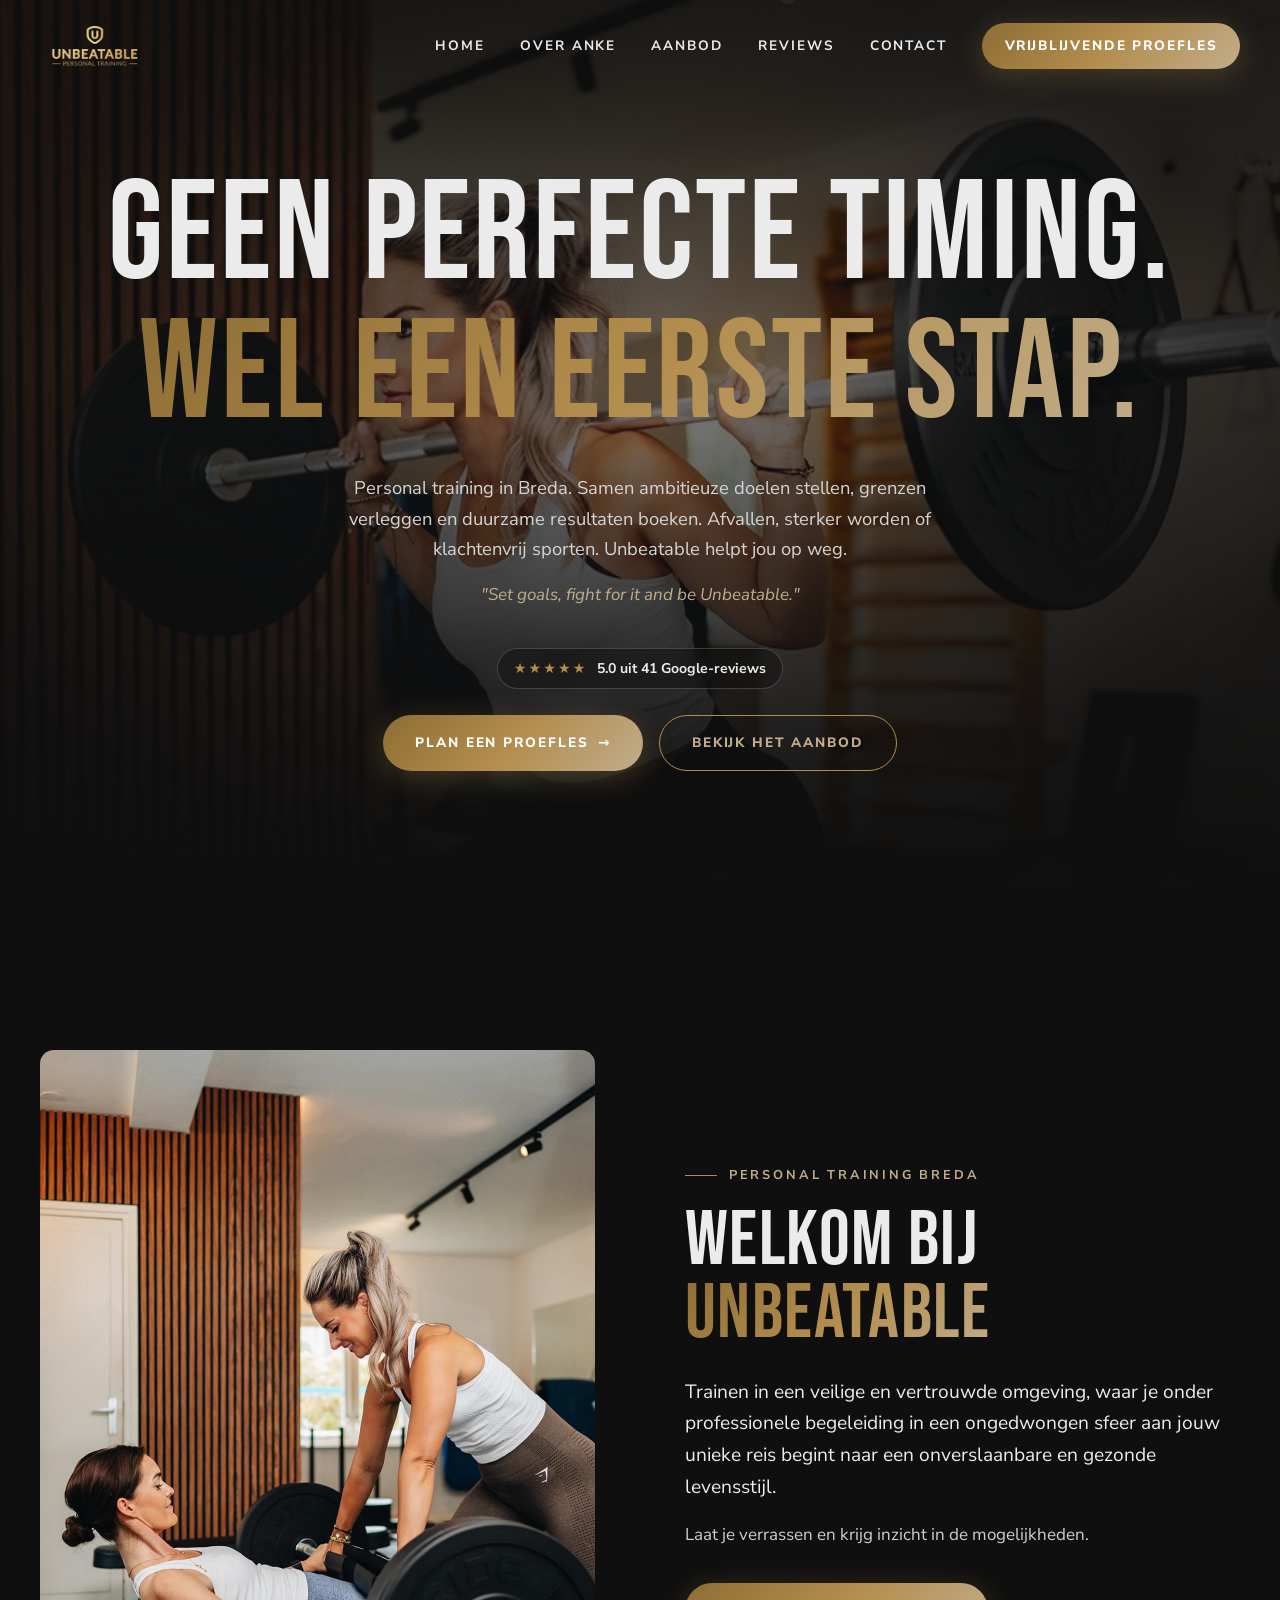
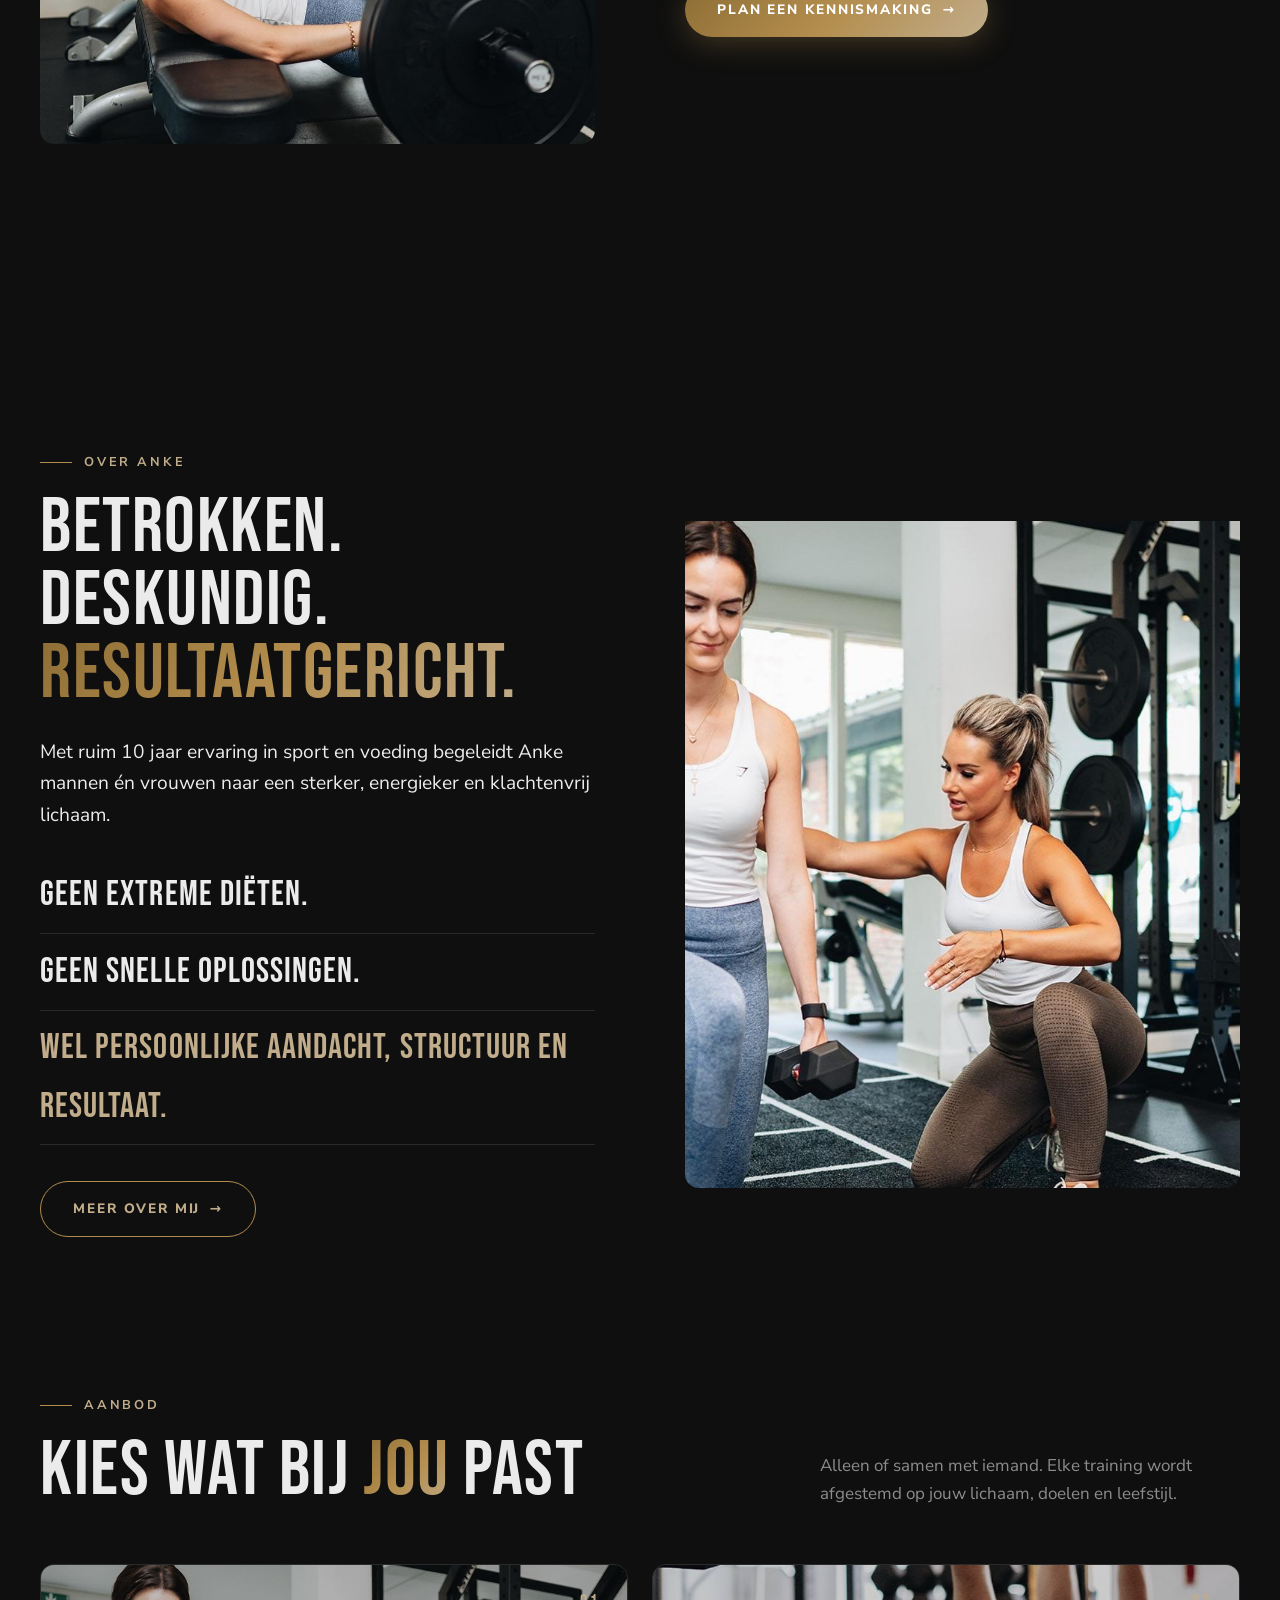
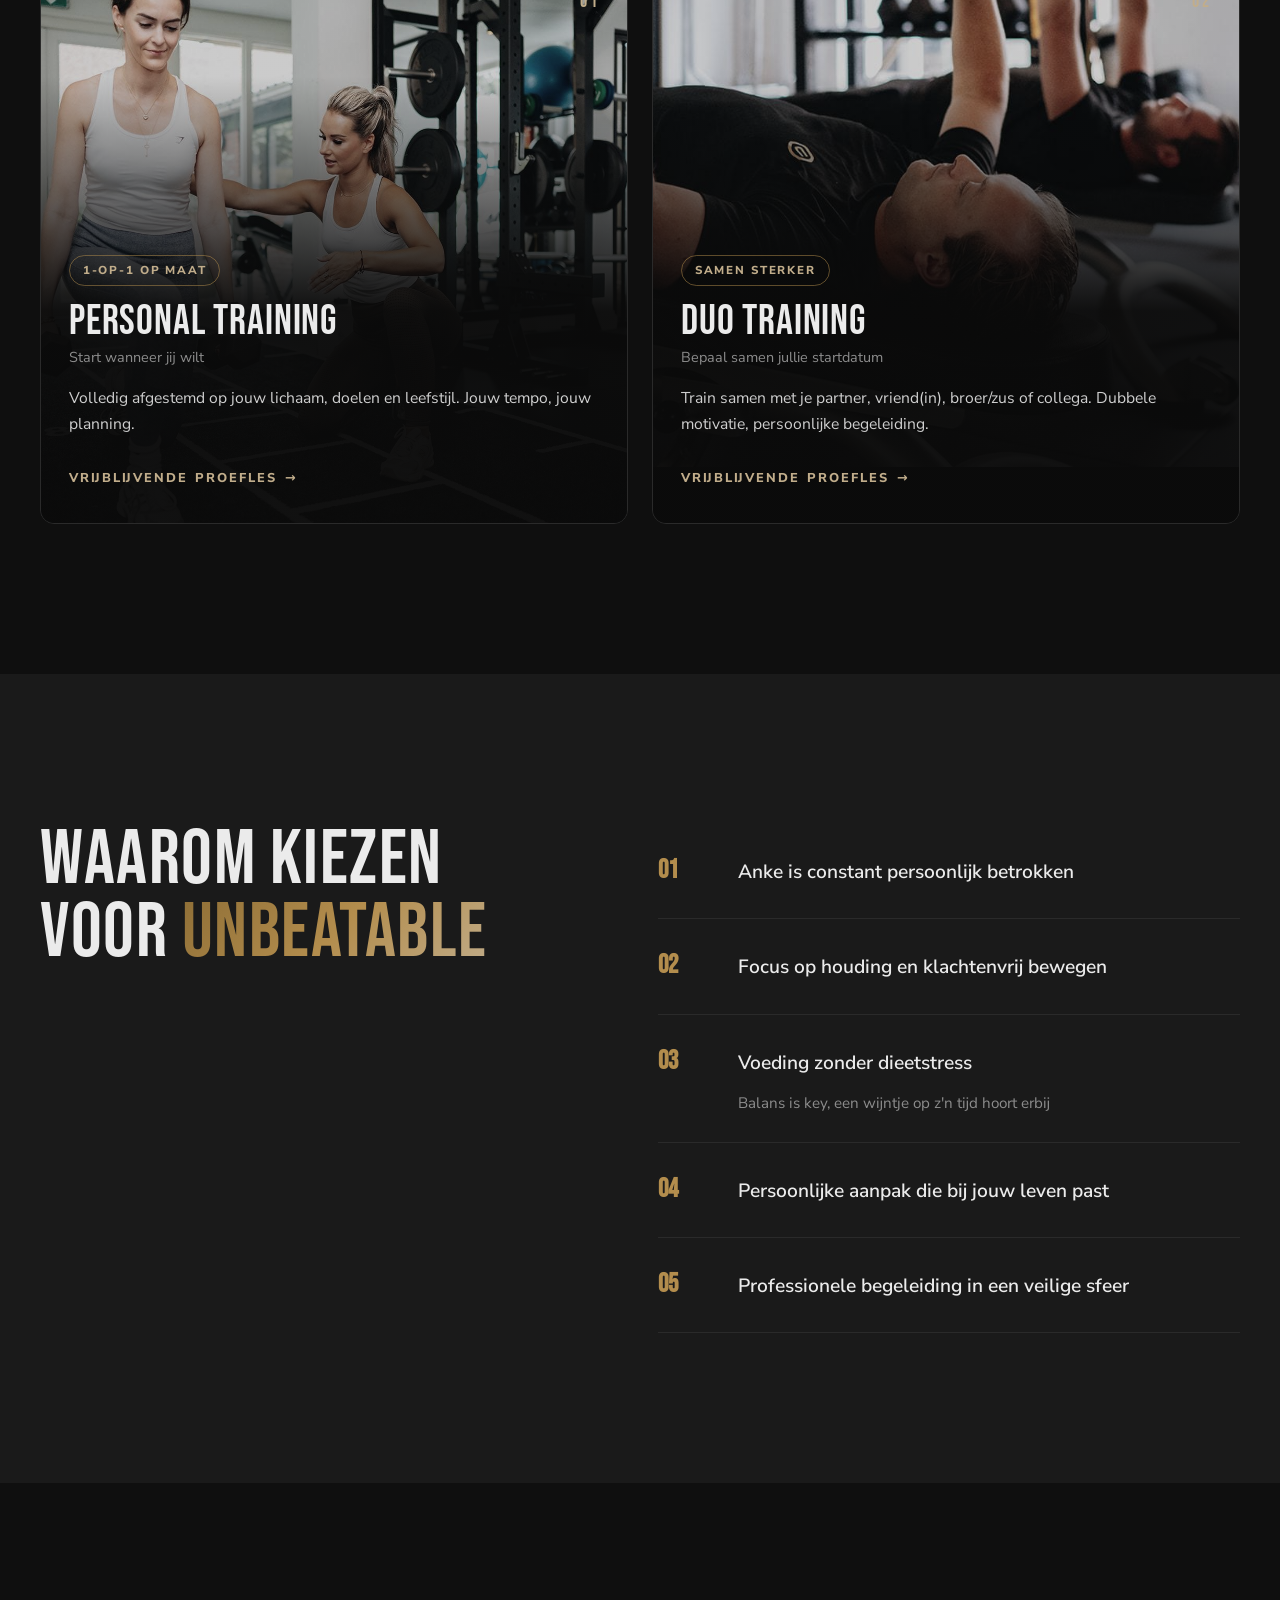
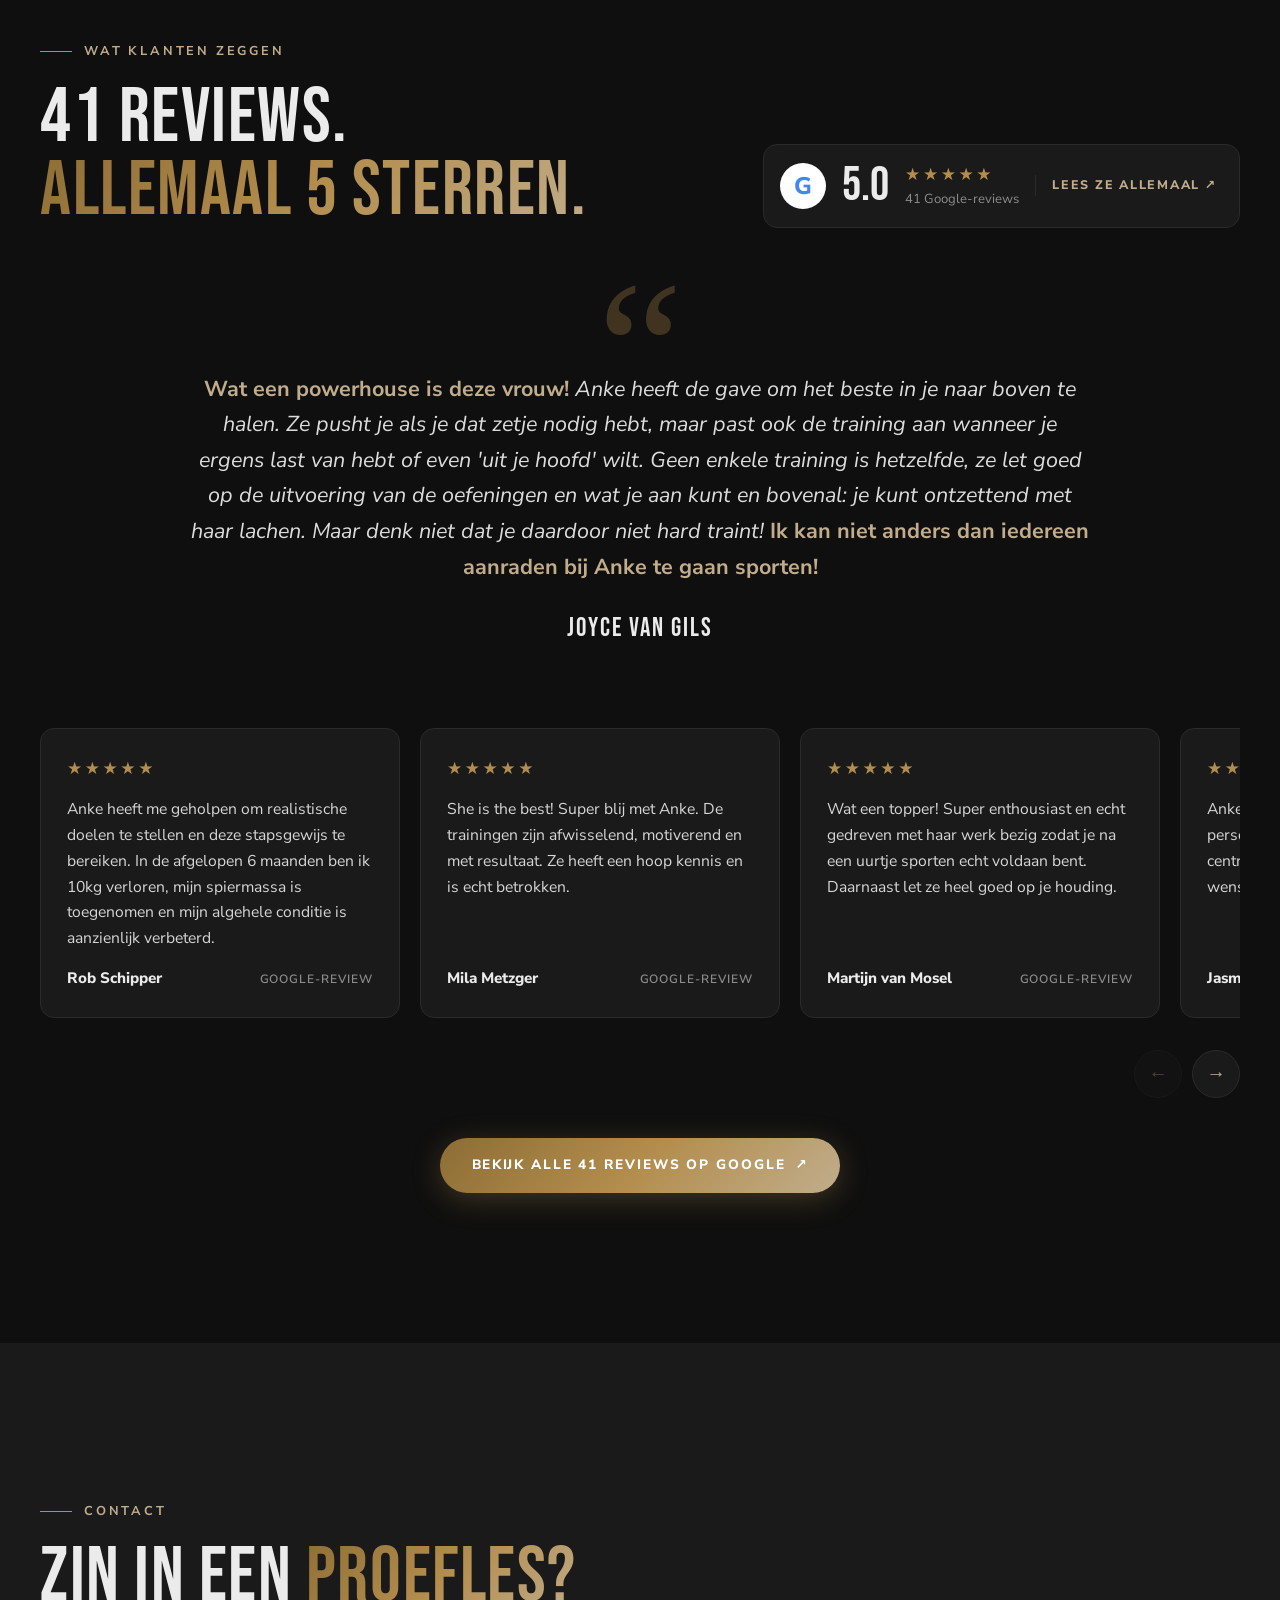
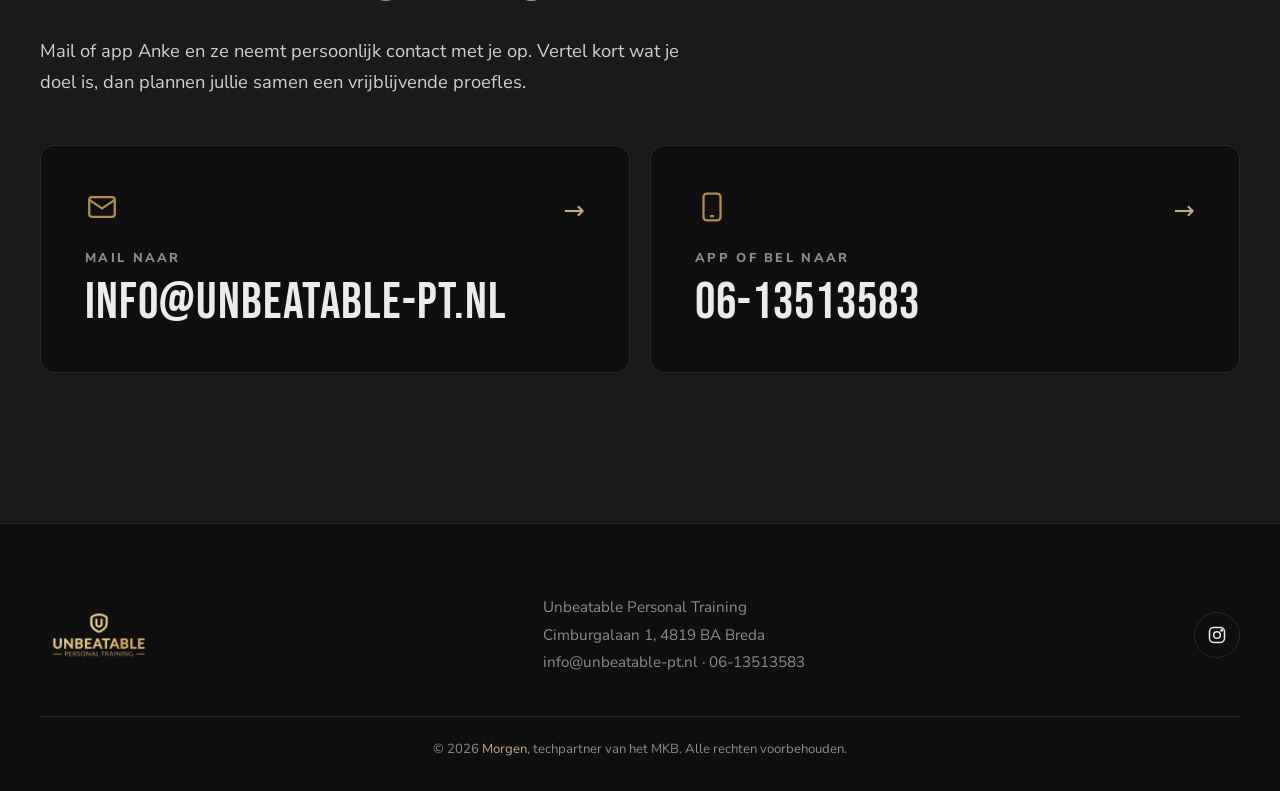
<file: index.html>
<!doctype html>
<html lang="nl">
<head>
  <meta charset="utf-8">
  <meta name="viewport" content="width=device-width, initial-scale=1">
  <title>Unbeatable | Personal Training Breda</title>
  <meta name="description" content="Persoonlijke begeleiding voor mensen die sterker, energieker en klachtenvrij willen leven. Ontdek personal training bij Anke – Unbeatable PT.">
  <meta property="og:title" content="Unbeatable | Personal Training Breda">
  <meta property="og:description" content="Persoonlijke begeleiding voor mensen die sterker, energieker en klachtenvrij willen leven. Ontdek personal training bij Anke – Unbeatable PT.">
  <meta property="og:type" content="website">
  <meta property="og:image" content="assets/anke-squat.jpg">
  <meta name="twitter:card" content="summary_large_image">
  <link rel="icon" href="assets/logo.png">
  <link rel="preconnect" href="https://fonts.googleapis.com">
  <link rel="preconnect" href="https://fonts.gstatic.com" crossorigin>
  <link href="https://fonts.googleapis.com/css2?family=Bebas+Neue&family=Nunito+Sans:wght@400;600;700;800&display=swap" rel="stylesheet">
  <link rel="stylesheet" href="css/style.css">
  <script type="application/ld+json">
  {"@context":"https://schema.org","@type":"HealthClub","name":"Unbeatable Personal Training","address":{"@type":"PostalAddress","streetAddress":"Cimburgalaan 1","postalCode":"4819 BA","addressLocality":"Breda","addressCountry":"NL"},"email":"info@unbeatable-pt.nl","telephone":"+31613513583","url":"https://unbeatable-pt.nl","aggregateRating":{"@type":"AggregateRating","ratingValue":"5.0","reviewCount":"41"}}
  </script>
</head>
<body>
  <div class="progress" aria-hidden="true"></div>

  <!-- ===== HEADER ===== -->
  <header class="header">
    <div class="wrap">
      <a href="#home" class="logo"><img src="assets/logo.png" alt="Unbeatable Personal Training"></a>
      <button class="menu-toggle" aria-label="Menu" aria-expanded="false"><span></span><span></span><span></span></button>
      <nav class="nav">
        <a href="#home">Home</a>
        <a href="over-anke.html">Over Anke</a>
        <a href="#aanbod">Aanbod</a>
        <a href="#reviews">Reviews</a>
        <a href="#contact">Contact</a>
        <a href="#contact" class="btn">Vrijblijvende proefles</a>
      </nav>
    </div>
  </header>

  <main>
    <!-- ===== HERO ===== -->
    <section class="hero" id="home">
      <div class="hero__bg"><img src="assets/anke-squat.jpg" alt="Personal training Breda bij Unbeatable Personal Training"></div>
      <div class="wrap">
        <h1>
          <span class="line"><span>Geen perfecte timing.</span></span>
          <span class="line"><span class="gold-text">Wel een eerste stap.</span></span>
        </h1>
        <p class="lead fade-in d1">Personal training in Breda. Samen ambitieuze doelen stellen, grenzen verleggen en duurzame resultaten boeken. Afvallen, sterker worden of klachtenvrij sporten. Unbeatable helpt jou op weg.</p>
        <p class="quote fade-in d2">"Set goals, fight for it and be Unbeatable."</p>
        <a class="hero__rating fade-in d3" href="#reviews"><span class="stars">★★★★★</span> 5.0 uit 41 Google-reviews</a>
        <div class="hero__cta fade-in d3">
          <a href="#contact" class="btn">Plan een proefles <span class="arrow">→</span></a>
          <a href="#aanbod" class="btn btn--ghost">Bekijk het aanbod</a>
        </div>
      </div>
    </section>

    <!-- ===== WELKOM ===== -->
    <section>
      <div class="wrap split">
        <div class="split__media reveal">
          <div class="frame"><img src="assets/anke-begeleiding.jpg" alt="Portretfoto van Anke, personal trainer" data-parallax></div>
        </div>
        <div class="prose reveal" data-delay="1">
          <span class="eyebrow">Personal Training Breda</span>
          <h2>Welkom bij <span class="gold-text">Unbeatable</span></h2>
          <p class="big">Trainen in een veilige en vertrouwde omgeving, waar je onder professionele begeleiding in een ongedwongen sfeer aan jouw unieke reis begint naar een onverslaanbare en gezonde levensstijl.</p>
          <p>Laat je verrassen en krijg inzicht in de mogelijkheden.</p>
          <a href="#contact" class="btn" style="margin-top:1rem">Plan een kennismaking <span class="arrow">→</span></a>
        </div>
      </div>
    </section>

    <!-- ===== OVER ANKE (kort) ===== -->
    <section id="over-anke">
      <div class="wrap split split--reverse">
        <div class="split__media reveal">
          <div class="frame"><img src="assets/anke-training-duo.jpg" alt="Anke tijdens een duo training in de gym" data-parallax></div>
        </div>
        <div class="prose reveal" data-delay="1">
          <span class="eyebrow">Over Anke</span>
          <h2>Betrokken. Deskundig.<br><span class="gold-text">Resultaatgericht.</span></h2>
          <p class="big">Met ruim 10 jaar ervaring in sport en voeding begeleidt Anke mannen én vrouwen naar een sterker, energieker en klachtenvrij lichaam.</p>
          <ul class="stack-lines">
            <li>Geen extreme diëten.</li>
            <li>Geen snelle oplossingen.</li>
            <li class="yes">Wel persoonlijke aandacht, structuur en resultaat.</li>
          </ul>
          <a href="over-anke.html" class="btn btn--ghost">Meer over mij <span class="arrow">→</span></a>
        </div>
      </div>
    </section>

    <!-- ===== AANBOD ===== -->
    <section id="aanbod" style="padding-top:0">
      <div class="wrap">
        <div class="section-head reveal">
          <div>
            <span class="eyebrow">Aanbod</span>
            <h2>Kies wat bij <span class="gold-text">jou</span> past</h2>
          </div>
          <p>Alleen of samen met iemand. Elke training wordt afgestemd op jouw lichaam, doelen en leefstijl.</p>
        </div>
        <div class="cards cards--two">
          <a href="#contact" class="card reveal">
            <div class="card__img"><img src="assets/anke-training-duo.jpg" alt="Personal Training"></div>
            <span class="card__num">01</span>
            <div class="card__body">
              <span class="card__tag">1-op-1 op maat</span>
              <h3>Personal Training</h3>
              <p class="meta">Start wanneer jij wilt</p>
              <p class="desc">Volledig afgestemd op jouw lichaam, doelen en leefstijl. Jouw tempo, jouw planning.</p>
              <span class="link">Vrijblijvende proefles <span class="arrow">→</span></span>
            </div>
          </a>
          <a href="#contact" class="card card--duo reveal" data-delay="1">
            <div class="card__img"><img src="assets/duo-training.jpg" alt="Duo Training"></div>
            <span class="card__num">02</span>
            <div class="card__body">
              <span class="card__tag">Samen sterker</span>
              <h3>Duo Training</h3>
              <p class="meta">Bepaal samen jullie startdatum</p>
              <p class="desc">Train samen met je partner, vriend(in), broer/zus of collega. Dubbele motivatie, persoonlijke begeleiding.</p>
              <span class="link">Vrijblijvende proefles <span class="arrow">→</span></span>
            </div>
          </a>
        </div>
      </div>
    </section>

    <!-- ===== WAAROM ===== -->
    <section class="why" id="waarom">
      <div class="wrap why-grid">
        <h2 class="reveal">Waarom kiezen voor <span class="gold-text">Unbeatable</span></h2>
        <ul class="why-list">
          <li class="reveal">Anke is constant persoonlijk betrokken</li>
          <li class="reveal">Focus op houding en klachtenvrij bewegen</li>
          <li class="reveal">Voeding zonder dieetstress<small>Balans is key, een wijntje op z'n tijd hoort erbij</small></li>
          <li class="reveal">Persoonlijke aanpak die bij jouw leven past</li>
          <li class="reveal">Professionele begeleiding in een veilige sfeer</li>
        </ul>
      </div>
    </section>

    <!-- ===== REVIEWS =====
         Alle reviews komen van Google. Nieuwe review toevoegen? Kopieer een <figure class="rcard">-blok. -->
    <section class="review" id="reviews">
      <div class="wrap">
        <div class="review__head reveal">
          <div>
            <span class="eyebrow">Wat klanten zeggen</span>
            <h2>41 reviews.<br><span class="gold-text">Allemaal 5 sterren.</span></h2>
          </div>
          <a class="gscore" href="https://www.google.com/maps/place/Unbeatable+-+Personal+Trainer+Breda/@51.5718895,4.7748807,19z/data=!4m17!1m8!3m7!1s0x47c6a0316013e40b:0xa845c5c8faf62fae!2sCimburgalaan+1,+4819+BA+Breda!3b1!8m2!3d51.5720175!4d4.7755868!16s%2Fg%2F11sv88lg5r!3m7!1s0x47c69fe238f541e1:0x787ae90b19be163!8m2!3d51.5720211!4d4.775589!9m1!1b1!16s%2Fg%2F11qpjg2d5p?entry=ttu" target="_blank" rel="noopener">
            <span class="gscore__g" aria-hidden="true">G</span>
            <span class="gscore__num">5.0</span>
            <span><span class="stars">★★★★★</span><small>41 Google-reviews</small></span>
            <span class="gscore__cta">Lees ze allemaal <span class="arrow">↗</span></span>
          </a>
        </div>

        <figure class="featured reveal">
          <div class="review__mark" aria-hidden="true">“</div>
          <blockquote><span class="hl">Wat een powerhouse is deze vrouw!</span> Anke heeft de gave om het beste in je naar boven te halen. Ze pusht je als je dat zetje nodig hebt, maar past ook de training aan wanneer je ergens last van hebt of even 'uit je hoofd' wilt. Geen enkele training is hetzelfde, ze let goed op de uitvoering van de oefeningen en wat je aan kunt en bovenal: je kunt ontzettend met haar lachen. Maar denk niet dat je daardoor niet hard traint! <span class="hl">Ik kan niet anders dan iedereen aanraden bij Anke te gaan sporten!</span></blockquote>
          <figcaption>Joyce van Gils</figcaption>
        </figure>
      </div>

      <div class="wrap">
        <div class="rslider">
          <div class="rslider__track" tabindex="0" aria-label="Reviews, scroll horizontaal">
            <figure class="rcard"><div class="stars">★★★★★</div><blockquote>Anke heeft me geholpen om realistische doelen te stellen en deze stapsgewijs te bereiken. In de afgelopen 6 maanden ben ik 10kg verloren, mijn spiermassa is toegenomen en mijn algehele conditie is aanzienlijk verbeterd.</blockquote><figcaption>Rob Schipper<span>Google-review</span></figcaption></figure>
            <figure class="rcard"><div class="stars">★★★★★</div><blockquote>She is the best! Super blij met Anke. De trainingen zijn afwisselend, motiverend en met resultaat. Ze heeft een hoop kennis en is echt betrokken.</blockquote><figcaption>Mila Metzger<span>Google-review</span></figcaption></figure>
            <figure class="rcard"><div class="stars">★★★★★</div><blockquote>Wat een topper! Super enthousiast en echt gedreven met haar werk bezig zodat je na een uurtje sporten echt voldaan bent. Daarnaast let ze heel goed op je houding.</blockquote><figcaption>Martijn van Mosel<span>Google-review</span></figcaption></figure>
            <figure class="rcard"><div class="stars">★★★★★</div><blockquote>Anke is een topper! Ze begeleidt je op een persoonlijke manier, jouw doelen staan centraal en past de training aan op je wensen. Kortom absoluut 5 sterren!</blockquote><figcaption>Jasmijn Van Den Boom<span>Google-review</span></figcaption></figure>
            <figure class="rcard"><div class="stars">★★★★★</div><blockquote>De beste en de leukste trainster ooit!</blockquote><figcaption>I. Hadzizulfic<span>Google-review</span></figcaption></figure>
            <figure class="rcard"><div class="stars">★★★★★</div><blockquote>Ze kijkt naar wat jij nodig hebt, maar luistert ook naar je. Alles bij Anke is vertrouwelijk en niks is te gek, dat vind ik echt heel fijn.</blockquote><figcaption>Jessica de Graaf<span>Google-review</span></figcaption></figure>
            <figure class="rcard"><div class="stars">★★★★★</div><blockquote>Leuke en afwisselende lessen. Persoonlijke begeleiding is echt een pluspunt. Resultaat is TOP en vooral weinig/geen spierpijn!</blockquote><figcaption>Hans van den Biggelaar<span>Google-review</span></figcaption></figure>
            <figure class="rcard"><div class="stars">★★★★★</div><blockquote>Met veel plezier je grens opzoeken en er nooit overheen gaan. Super begeleiding. Er wordt goed op je houding gelet om resultaat te halen zonder blessures.</blockquote><figcaption>Milou van den Berg<span>Google-review</span></figcaption></figure>
            <figure class="rcard"><div class="stars">★★★★★</div><blockquote>Anke is professioneel en weet waar ze het over heeft! Mega tevreden over haar kennis en kunnen!</blockquote><figcaption>Aniek van Seters<span>Google-review</span></figcaption></figure>
            <figure class="rcard"><div class="stars">★★★★★</div><blockquote>Anke is een fijne personal trainer die aandacht heeft voor je verhaal, tips and tricks meegeeft en gevarieerde oefeningen voorziet.</blockquote><figcaption>Romy Vreke<span>Google-review</span></figcaption></figure>
          </div>
          <div class="rslider__nav">
            <button class="rslider__btn" type="button" data-dir="-1" aria-label="Vorige reviews">←</button>
            <button class="rslider__btn" type="button" data-dir="1" aria-label="Volgende reviews">→</button>
          </div>
        </div>
      </div>

      <div class="wrap review__cta reveal">
        <a class="btn" href="https://www.google.com/maps/place/Unbeatable+-+Personal+Trainer+Breda/@51.5718895,4.7748807,19z/data=!4m17!1m8!3m7!1s0x47c6a0316013e40b:0xa845c5c8faf62fae!2sCimburgalaan+1,+4819+BA+Breda!3b1!8m2!3d51.5720175!4d4.7755868!16s%2Fg%2F11sv88lg5r!3m7!1s0x47c69fe238f541e1:0x787ae90b19be163!8m2!3d51.5720211!4d4.775589!9m1!1b1!16s%2Fg%2F11qpjg2d5p?entry=ttu" target="_blank" rel="noopener">Bekijk alle 41 reviews op Google <span class="arrow">↗</span></a>
      </div>
    </section>

    <!-- ===== CONTACT =====
         Proefles aanvragen gaat via mail of app. Pas hier het mailadres of nummer aan als dat verandert. -->
    <section class="contact" id="contact">
      <div class="wrap">
        <div class="contact-head reveal">
          <span class="eyebrow">Contact</span>
          <h2>Zin in een <span class="gold-text">proefles?</span></h2>
          <p>Mail of app Anke en ze neemt persoonlijk contact met je op. Vertel kort wat je doel is, dan plannen jullie samen een vrijblijvende proefles.</p>
        </div>
        <div class="contact-tiles">
          <a class="ctile reveal" href="mailto:info@unbeatable-pt.nl?subject=Proefles%20Unbeatable">
            <svg viewBox="0 0 24 24" fill="none" stroke="currentColor" stroke-width="1.6"><rect x="3" y="5" width="18" height="14" rx="2"/><path d="m3 7 9 6 9-6"/></svg>
            <span class="ctile__label">Mail naar</span>
            <span class="ctile__value">info@unbeatable-pt.nl</span>
            <span class="ctile__arrow">→</span>
          </a>
          <a class="ctile reveal" data-delay="1" href="tel:+31613513583">
            <svg viewBox="0 0 24 24" fill="none" stroke="currentColor" stroke-width="1.6"><rect x="6" y="2.5" width="12" height="19" rx="2.5"/><path d="M10.5 18.5h3"/></svg>
            <span class="ctile__label">App of bel naar</span>
            <span class="ctile__value">06-13513583</span>
            <span class="ctile__arrow">→</span>
          </a>
        </div>
      </div>
    </section>

  </main>

  <!-- ===== FOOTER ===== -->
  <footer class="footer">
    <div class="wrap">
      <div class="footer__row">
        <img src="assets/logo.png" alt="Unbeatable Personal Training">
        <address>
          Unbeatable Personal Training<br>
          Cimburgalaan 1, 4819 BA Breda<br>
          <a href="mailto:info@unbeatable-pt.nl">info@unbeatable-pt.nl</a> · <a href="tel:+31613513583">06-13513583</a>
        </address>
        <div class="socials">
          <a href="https://www.instagram.com/unbeatablept" target="_blank" rel="noopener" aria-label="Instagram"><svg viewBox="0 0 24 24" fill="none" stroke="currentColor" stroke-width="1.8"><rect x="3" y="3" width="18" height="18" rx="5"/><circle cx="12" cy="12" r="4"/><circle cx="17.5" cy="6.5" r=".8" fill="currentColor"/></svg></a>
        </div>
      </div>
      <div class="footer__bottom">© <span data-year>2026</span> <a href="https://morgencompany.com/" target="_blank" rel="noopener">Morgen</a>, techpartner van het MKB. Alle rechten voorbehouden.</div>
    </div>
  </footer>

  <script src="js/main.js"></script>
</body>
</html>
</file>
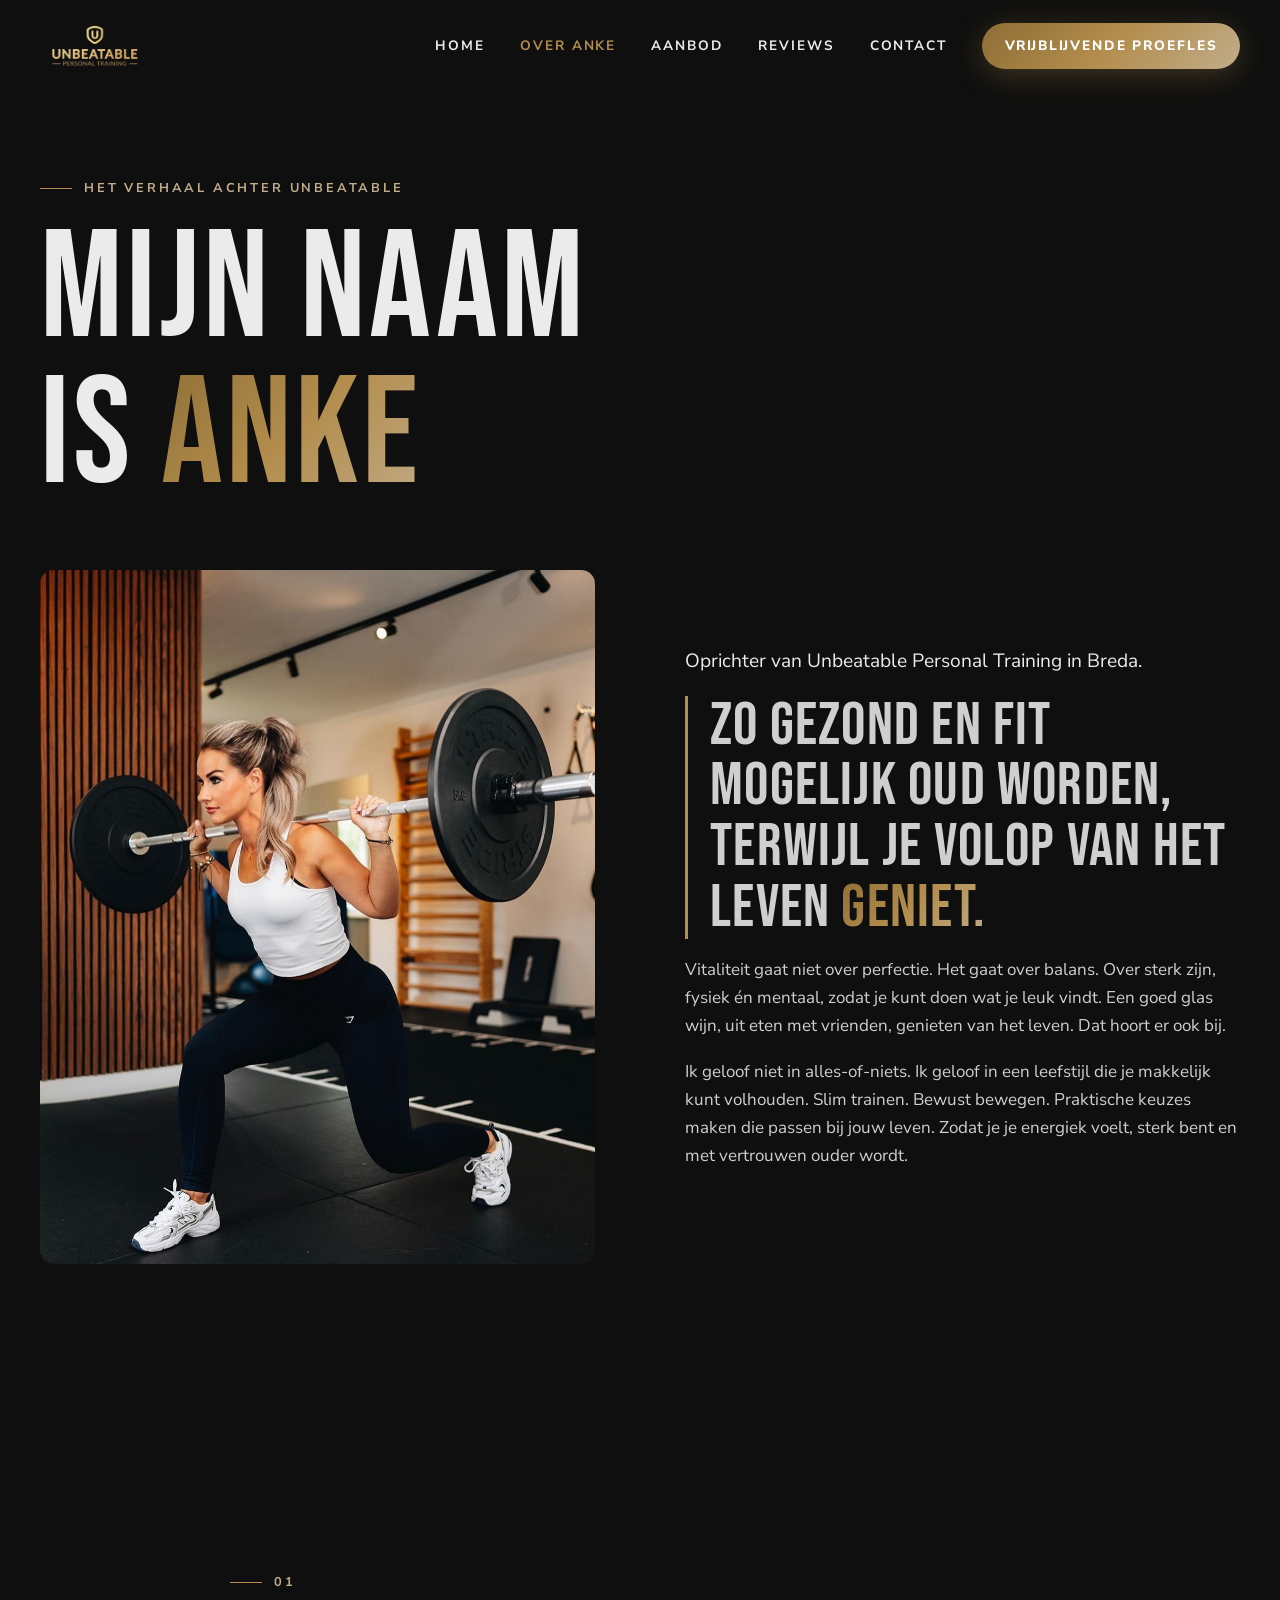
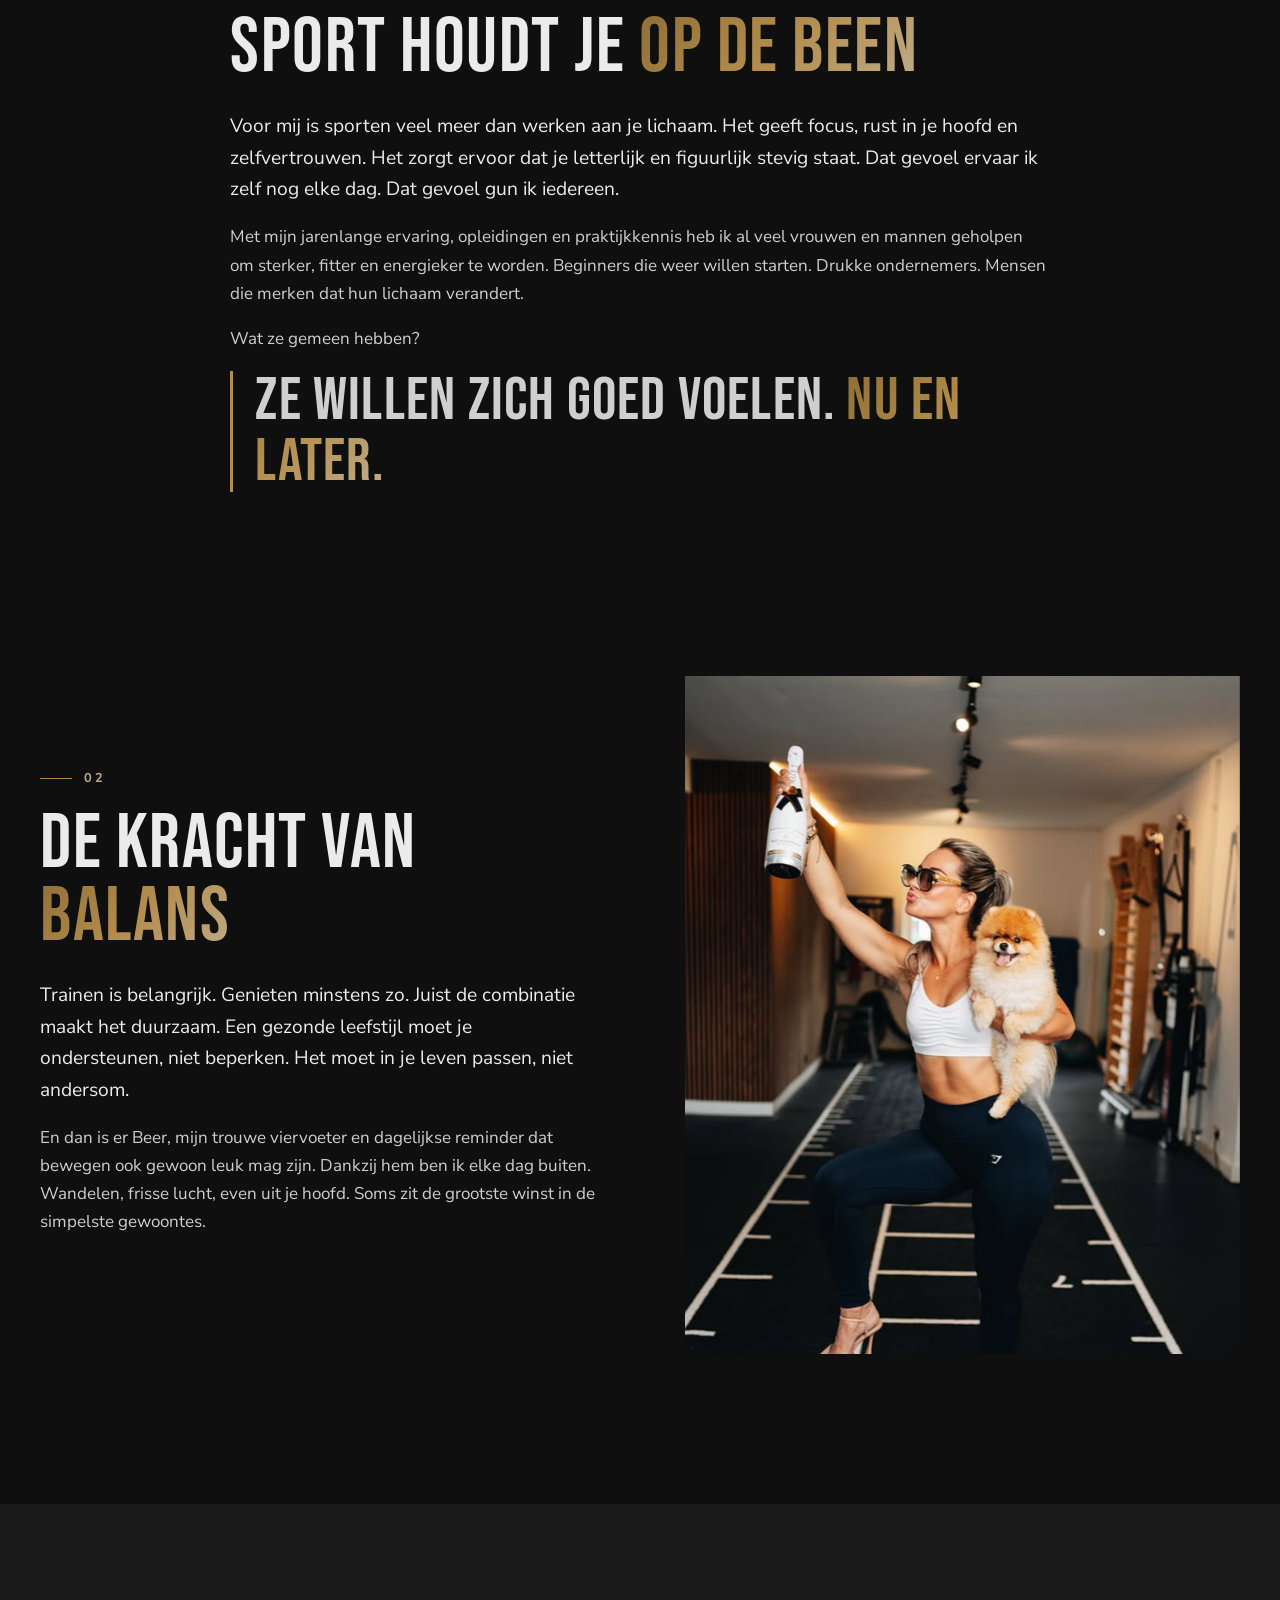
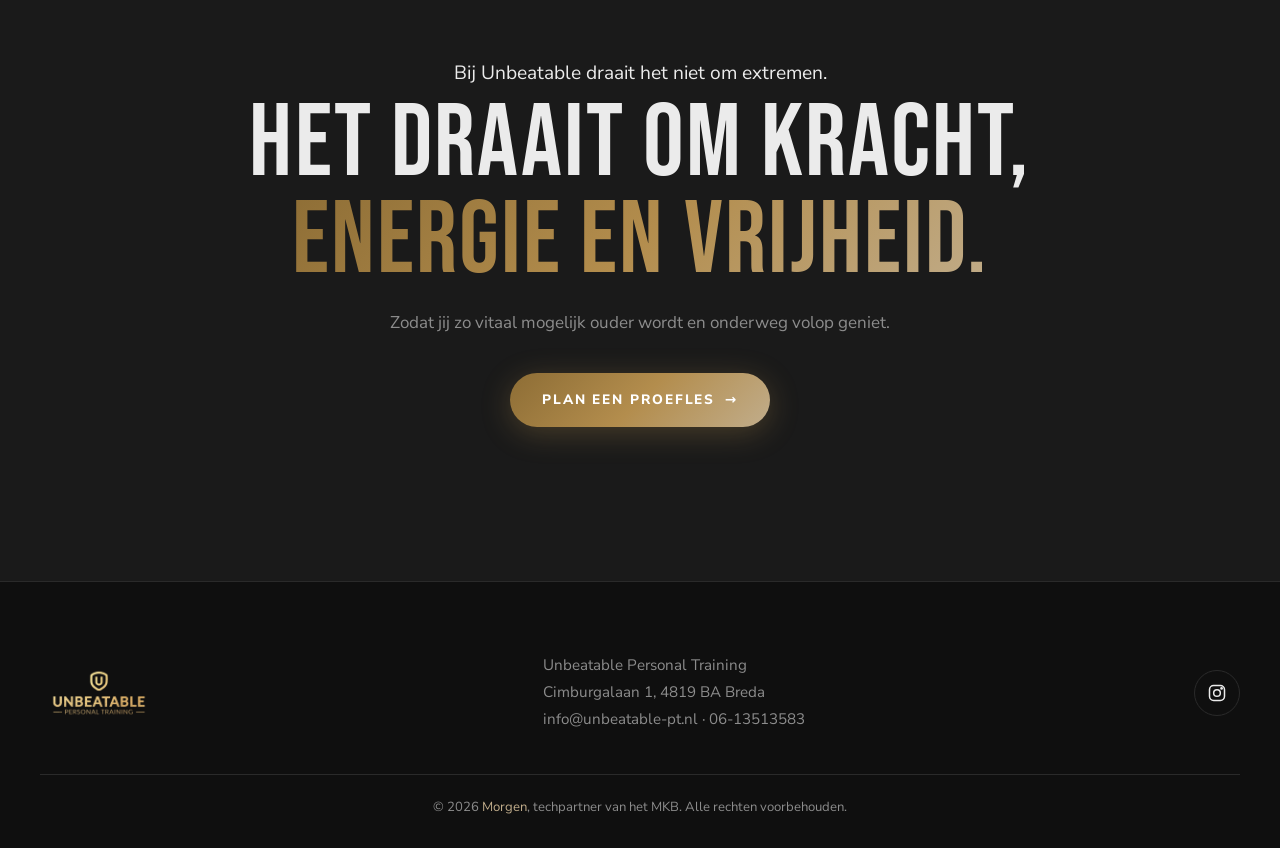
<file: over-anke.html>
<!doctype html>
<html lang="nl">
<head>
  <meta charset="utf-8">
  <meta name="viewport" content="width=device-width, initial-scale=1">
  <title>Over Anke | Personal Trainer Breda | Unbeatable PT</title>
  <meta name="description" content="Maak kennis met Anke, oprichter van Unbeatable Personal Training in Breda. Sterk, fit en vitaal ouder worden, met balans.">
  <meta property="og:title" content="Unbeatable | Personal Training Breda">
  <meta property="og:description" content="Persoonlijke begeleiding voor mensen die sterker, energieker en klachtenvrij willen leven. Ontdek personal training bij Anke – Unbeatable PT.">
  <meta property="og:type" content="website">
  <meta property="og:image" content="assets/anke-squat.jpg">
  <meta name="twitter:card" content="summary_large_image">
  <link rel="icon" href="assets/logo.png">
  <link rel="preconnect" href="https://fonts.googleapis.com">
  <link rel="preconnect" href="https://fonts.gstatic.com" crossorigin>
  <link href="https://fonts.googleapis.com/css2?family=Bebas+Neue&family=Nunito+Sans:wght@400;600;700;800&display=swap" rel="stylesheet">
  <link rel="stylesheet" href="css/style.css">
  <script type="application/ld+json">
  {"@context":"https://schema.org","@type":"HealthClub","name":"Unbeatable Personal Training","address":{"@type":"PostalAddress","streetAddress":"Cimburgalaan 1","postalCode":"4819 BA","addressLocality":"Breda","addressCountry":"NL"},"email":"info@unbeatable-pt.nl","telephone":"+31613513583","url":"https://unbeatable-pt.nl","aggregateRating":{"@type":"AggregateRating","ratingValue":"5.0","reviewCount":"37"}}
  </script>
</head>
<body>
  <div class="progress" aria-hidden="true"></div>

  <!-- ===== HEADER ===== -->
  <header class="header">
    <div class="wrap">
      <a href="index.html" class="logo"><img src="assets/logo.png" alt="Unbeatable Personal Training"></a>
      <button class="menu-toggle" aria-label="Menu" aria-expanded="false"><span></span><span></span><span></span></button>
      <nav class="nav">
        <a href="index.html#home">Home</a>
        <a href="over-anke.html" class="gold">Over Anke</a>
        <a href="index.html#aanbod">Aanbod</a>
        <a href="index.html#reviews">Reviews</a>
        <a href="index.html#contact">Contact</a>
        <a href="index.html#contact" class="btn">Vrijblijvende proefles</a>
      </nav>
    </div>
  </header>

  <main>
    <section class="page-hero">
      <div class="wrap">
        <span class="eyebrow reveal">Het verhaal achter Unbeatable</span>
        <h1 class="reveal" data-delay="1">Mijn naam<br>is <span class="gold-text">Anke</span></h1>
      </div>
    </section>

    <section style="padding-top:0">
      <div class="wrap split">
        <div class="split__media reveal">
          <div class="frame"><img src="assets/anke-squat.jpg" alt="Anke, personal trainer en oprichter van Unbeatable Personal Training Breda" data-parallax></div>
        </div>
        <div class="prose reveal" data-delay="1">
          <p class="big">Oprichter van Unbeatable Personal Training in Breda.</p>
          <p class="pull">Zo gezond en fit mogelijk oud worden, terwijl je volop van het leven <span class="gold-text">geniet.</span></p>
          <p>Vitaliteit gaat niet over perfectie. Het gaat over balans. Over sterk zijn, fysiek én mentaal, zodat je kunt doen wat je leuk vindt. Een goed glas wijn, uit eten met vrienden, genieten van het leven. Dat hoort er ook bij.</p>
          <p>Ik geloof niet in alles-of-niets. Ik geloof in een leefstijl die je makkelijk kunt volhouden. Slim trainen. Bewust bewegen. Praktische keuzes maken die passen bij jouw leven. Zodat je je energiek voelt, sterk bent en met vertrouwen ouder wordt.</p>
        </div>
      </div>
    </section>

    <section>
      <div class="wrap" style="max-width:820px">
        <div class="prose reveal">
          <span class="eyebrow">01</span>
          <h2>Sport houdt je <span class="gold-text">op de been</span></h2>
          <p class="big">Voor mij is sporten veel meer dan werken aan je lichaam. Het geeft focus, rust in je hoofd en zelfvertrouwen. Het zorgt ervoor dat je letterlijk en figuurlijk stevig staat. Dat gevoel ervaar ik zelf nog elke dag. Dat gevoel gun ik iedereen.</p>
          <p>Met mijn jarenlange ervaring, opleidingen en praktijkkennis heb ik al veel vrouwen en mannen geholpen om sterker, fitter en energieker te worden. Beginners die weer willen starten. Drukke ondernemers. Mensen die merken dat hun lichaam verandert.</p>
          <p>Wat ze gemeen hebben?</p>
          <p class="pull">Ze willen zich goed voelen. <span class="gold-text">Nu en later.</span></p>
        </div>
      </div>
    </section>

    <section style="padding-top:0">
      <div class="wrap split split--reverse">
        <div class="split__media reveal">
          <div class="frame"><img src="assets/anke-champagne.jpg" alt="Anke geniet van balans in het leven" data-parallax></div>
        </div>
        <div class="prose reveal" data-delay="1">
          <span class="eyebrow">02</span>
          <h2>De kracht van <span class="gold-text">balans</span></h2>
          <p class="big">Trainen is belangrijk. Genieten minstens zo. Juist de combinatie maakt het duurzaam. Een gezonde leefstijl moet je ondersteunen, niet beperken. Het moet in je leven passen, niet andersom.</p>
          <p>En dan is er Beer, mijn trouwe viervoeter en dagelijkse reminder dat bewegen ook gewoon leuk mag zijn. Dankzij hem ben ik elke dag buiten. Wandelen, frisse lucht, even uit je hoofd. Soms zit de grootste winst in de simpelste gewoontes.</p>
        </div>
      </div>
    </section>

    <section class="cta-band">
      <div class="wrap">
        <p class="reveal" style="color:var(--text);font-size:1.2rem;margin-bottom:.4rem">Bij Unbeatable draait het niet om extremen.</p>
        <h2 class="reveal" data-delay="1">Het draait om kracht,<br><span class="gold-text">energie en vrijheid.</span></h2>
        <p class="reveal" data-delay="2">Zodat jij zo vitaal mogelijk ouder wordt en onderweg volop geniet.</p>
        <a href="index.html#contact" class="btn reveal" data-delay="3">Plan een proefles <span class="arrow">→</span></a>
      </div>
    </section>
  </main>

  <!-- ===== FOOTER ===== -->
  <footer class="footer">
    <div class="wrap">
      <div class="footer__row">
        <img src="assets/logo.png" alt="Unbeatable Personal Training">
        <address>
          Unbeatable Personal Training<br>
          Cimburgalaan 1, 4819 BA Breda<br>
          <a href="mailto:info@unbeatable-pt.nl">info@unbeatable-pt.nl</a> · <a href="tel:+31613513583">06-13513583</a>
        </address>
        <div class="socials">
          <a href="https://www.instagram.com/unbeatablept" target="_blank" rel="noopener" aria-label="Instagram"><svg viewBox="0 0 24 24" fill="none" stroke="currentColor" stroke-width="1.8"><rect x="3" y="3" width="18" height="18" rx="5"/><circle cx="12" cy="12" r="4"/><circle cx="17.5" cy="6.5" r=".8" fill="currentColor"/></svg></a>
        </div>
      </div>
      <div class="footer__bottom">© <span data-year>2026</span> <a href="https://morgencompany.com/" target="_blank" rel="noopener">Morgen</a>, techpartner van het MKB. Alle rechten voorbehouden.</div>
    </div>
  </footer>

  <script src="js/main.js"></script>
</body>
</html>
</file>
<file: css/style.css>
/* =========================================================
   Unbeatable Personal Training — stylesheet
   Kleuren en lettertypes pas je centraal aan in :root
   ========================================================= */

:root {
  --bg: #0f0f0f;
  --surface: #1a1a1a;
  --elevated: #242424;
  --line: #2a2a2a;
  --text: #ebebeb;
  --muted: #8c8c8c;
  --gold: #b38d4d;
  --gold-light: #c1ad8b;
  --gold-dark: #8d6d35;
  --gold-grad: linear-gradient(135deg, #8d6d35, #b38d4d 50%, #c1ad8b);
  --whatsapp: #25d366;

  --font-display: "Bebas Neue", Impact, sans-serif;
  --font-body: "Nunito Sans", system-ui, sans-serif;

  --radius: 14px;
  --wrap: 1200px;
  --ease: cubic-bezier(.2, .7, .2, 1);
}

*, *::before, *::after { box-sizing: border-box; }
html { scroll-behavior: smooth; }
body {
  margin: 0;
  background: var(--bg);
  color: var(--text);
  font-family: var(--font-body);
  font-size: 17px;
  line-height: 1.65;
  -webkit-font-smoothing: antialiased;
  overflow-x: hidden;
}
img { max-width: 100%; display: block; }
a { color: inherit; text-decoration: none; }
::selection { background: var(--gold); color: #fff; }

.wrap { width: min(var(--wrap), 100% - 32px); margin-inline: auto; }

h1, h2, h3, .display {
  font-family: var(--font-display);
  font-weight: 400;
  letter-spacing: .02em;
  line-height: .95;
  margin: 0;
}
h2 { font-size: clamp(2.6rem, 6vw, 4.8rem); }
h3 { font-size: 2rem; }
.gold { color: var(--gold); }
.gold-text {
  background: var(--gold-grad);
  -webkit-background-clip: text; background-clip: text;
  color: transparent;
}
.eyebrow {
  display: inline-flex; align-items: center; gap: .75rem;
  font-size: .8rem; font-weight: 700; letter-spacing: .22em; text-transform: uppercase;
  color: var(--gold-light); margin-bottom: 1.2rem;
}
.eyebrow::before { content: ""; width: 32px; height: 1px; background: var(--gold); }

section { position: relative; padding: clamp(80px, 12vw, 150px) 0; }

/* ---------- Knoppen ---------- */
.btn {
  position: relative; display: inline-flex; align-items: center; gap: .6rem;
  padding: 1rem 2rem; border-radius: 999px;
  font-weight: 800; font-size: .85rem; letter-spacing: .14em; text-transform: uppercase;
  background: var(--gold-grad); color: #fff;
  box-shadow: 0 6px 30px rgba(179, 141, 77, .3);
  overflow: hidden; isolation: isolate;
  transition: transform .4s var(--ease), box-shadow .4s var(--ease);
  border: 0; cursor: pointer; font-family: inherit;
}
.btn::after {
  content: ""; position: absolute; inset: 0; z-index: -1;
  background: linear-gradient(120deg, transparent 30%, rgba(255,255,255,.35) 50%, transparent 70%);
  transform: translateX(-120%); transition: transform .8s var(--ease);
}
.btn:hover { transform: translateY(-3px); box-shadow: 0 12px 40px rgba(179, 141, 77, .45); }
.btn:hover::after { transform: translateX(120%); }
.btn .arrow { transition: transform .4s var(--ease); }
.btn:hover .arrow { transform: translateX(4px); }
.btn--ghost { background: transparent; border: 1px solid var(--gold); box-shadow: none; color: var(--gold-light); }
.btn--ghost:hover { background: rgba(179,141,77,.1); box-shadow: none; }

/* ---------- Header ---------- */
.header {
  position: fixed; inset: 0 0 auto; z-index: 50;
  padding: 18px 0;
  transition: background .4s, padding .4s, backdrop-filter .4s;
}
.header.is-scrolled {
  background: rgba(15,15,15,.78);
  backdrop-filter: blur(14px); -webkit-backdrop-filter: blur(14px);
  padding: 10px 0; border-bottom: 1px solid var(--line);
}
.header .wrap { display: flex; align-items: center; justify-content: space-between; gap: 1rem; }
.logo img { height: 56px; width: auto; transition: height .4s; }
.header.is-scrolled .logo img { height: 44px; }
.nav { display: flex; align-items: center; gap: 2.2rem; }
.nav a:not(.btn) {
  font-size: .85rem; font-weight: 700; letter-spacing: .14em; text-transform: uppercase;
  position: relative; padding: .3rem 0;
}
.nav a:not(.btn)::after {
  content: ""; position: absolute; left: 0; bottom: 0; height: 1px; width: 100%;
  background: var(--gold); transform: scaleX(0); transform-origin: right; transition: transform .4s var(--ease);
}
.nav a:not(.btn):hover::after { transform: scaleX(1); transform-origin: left; }
.nav .btn { padding: .75rem 1.4rem; }
.menu-toggle { display: none; background: none; border: 0; color: var(--text); cursor: pointer; padding: 8px; }
.menu-toggle span { display: block; width: 26px; height: 2px; background: currentColor; margin: 6px 0; transition: transform .4s var(--ease), opacity .3s; }
.menu-open .menu-toggle span:nth-child(1) { transform: translateY(8px) rotate(45deg); }
.menu-open .menu-toggle span:nth-child(2) { opacity: 0; }
.menu-open .menu-toggle span:nth-child(3) { transform: translateY(-8px) rotate(-45deg); }

@media (max-width: 860px) {
  .menu-toggle { display: block; z-index: 2; }
  .nav {
    position: fixed; inset: 0; flex-direction: column; justify-content: center; gap: 2rem;
    background: rgba(10,10,10,.97); backdrop-filter: blur(10px);
    clip-path: circle(0 at calc(100% - 40px) 40px); transition: clip-path .7s var(--ease);
  }
  .nav a:not(.btn) { font-family: var(--font-display); font-size: 2.6rem; letter-spacing: .04em; font-weight: 400; }
  .menu-open .nav { clip-path: circle(150% at calc(100% - 40px) 40px); }
}

/* ---------- Hero ---------- */
.hero {
  min-height: 100svh; display: grid; place-items: center; text-align: center;
  padding: 140px 0 100px; overflow: hidden;
}
.hero__bg { position: absolute; inset: -6% 0; z-index: -2; }
.hero__bg img {
  width: 100%; height: 100%; object-fit: cover; object-position: center 30%;
  animation: kenburns 18s ease-out forwards;
}
@keyframes kenburns { from { transform: scale(1.18); } to { transform: scale(1); } }
.hero::before {
  content: ""; position: absolute; inset: 0; z-index: -1;
  background:
    radial-gradient(ellipse at center, rgba(15,15,15,.35), rgba(15,15,15,.85) 75%),
    linear-gradient(to bottom, rgba(15,15,15,.4), rgba(15,15,15,.2) 40%, var(--bg));
}
.hero h1 { font-size: clamp(3.4rem, 11vw, 9rem); }
.hero h1 .line { display: block; overflow: hidden; padding-bottom: .04em; }
.hero h1 .line > span { display: inline-block; transform: translateY(105%); animation: rise 1.1s var(--ease) forwards; }
.hero h1 .line:nth-child(2) > span { animation-delay: .15s; }
@keyframes rise { to { transform: translateY(0); } }
.hero p.lead { max-width: 640px; margin: 1.6rem auto 1rem; font-size: 1.15rem; color: #d4d4d4; }
.hero .quote { font-style: italic; color: var(--gold-light); margin-bottom: 2.4rem; }
.hero .fade-in { opacity: 0; animation: fadeUp 1s var(--ease) forwards; }
.hero .d1 { animation-delay: .5s; } .hero .d2 { animation-delay: .7s; } .hero .d3 { animation-delay: .9s; }
@keyframes fadeUp { from { opacity: 0; transform: translateY(20px); } to { opacity: 1; transform: none; } }
.hero__cta { display: flex; gap: 1rem; justify-content: center; flex-wrap: wrap; }


/* ---------- Split (welkom / over) ---------- */
.split { display: grid; grid-template-columns: 1fr 1fr; gap: clamp(40px, 7vw, 100px); align-items: center; }
.split--reverse .split__media { order: 2; }
@media (max-width: 860px) { .split { grid-template-columns: 1fr; } .split--reverse .split__media { order: 0; } }
.split__media { position: relative; }
.split__media .frame { border-radius: var(--radius); overflow: hidden; aspect-ratio: 4/5; }
.split__media .frame img { width: 100%; height: 115%; object-fit: cover; will-change: transform; }

.prose p { color: #cfcfcf; margin: 0 0 1.1rem; }
.prose .big { font-size: 1.2rem; color: var(--text); }
.prose h2 { margin-bottom: 1.6rem; }
.stack-lines { list-style: none; padding: 0; margin: 1.6rem 0 2.2rem; }
.stack-lines li {
  font-family: var(--font-display); font-size: clamp(1.6rem, 3vw, 2.2rem); letter-spacing: .03em;
  padding: .55rem 0; border-bottom: 1px solid var(--line); display: flex; align-items: center; gap: 1rem;
}
.stack-lines li.yes { color: var(--gold-light); }

/* ---------- Stats ---------- */
.stats { display: grid; grid-template-columns: repeat(2, 1fr); border-block: 1px solid var(--line); }
.stat { padding: 46px 20px; text-align: center; }
.stat + .stat { border-left: 1px solid var(--line); }
.stat .num { font-family: var(--font-display); font-size: clamp(3rem, 7vw, 5.5rem); line-height: 1; }
.stat .lbl { font-size: .78rem; letter-spacing: .18em; text-transform: uppercase; color: var(--muted); margin-top: .5rem; }
@media (max-width: 640px) { .stats { grid-template-columns: 1fr; } .stat + .stat { border-left: 0; border-top: 1px solid var(--line); } }

/* ---------- Aanbod ---------- */
.section-head { display: flex; justify-content: space-between; align-items: end; gap: 2rem; margin-bottom: 56px; flex-wrap: wrap; }
.section-head p { max-width: 420px; color: var(--muted); margin: 0; }
.cards { display: grid; grid-template-columns: repeat(3, 1fr); gap: 24px; }
.cards--two { grid-template-columns: repeat(2, 1fr); }
@media (max-width: 960px) { .cards, .cards--two { grid-template-columns: 1fr; } }
.card {
  position: relative; border-radius: var(--radius); overflow: hidden; min-height: 560px;
  display: flex; flex-direction: column; justify-content: flex-end;
  background: var(--surface); border: 1px solid var(--line);
  transform-style: preserve-3d; transition: transform .5s var(--ease), border-color .5s;
}
.card:hover { border-color: rgba(179,141,77,.6); }
.card__img { position: absolute; inset: 0; }
.card__img img { width: 100%; height: 100%; object-fit: cover; transition: transform 1.2s var(--ease), filter .6s; filter: grayscale(.35); }
.card:hover .card__img img { transform: scale(1.08); filter: grayscale(0); }
/* Duo-foto: mensen liggen onderin de foto, dus beeld omhoog schuiven */
.card--duo .card__img img { position: relative; height: 150%; top: -60%; object-position: 40% center; }
.card__img::after { content: ""; position: absolute; inset: 0; background: linear-gradient(to top, rgba(10,10,10,.97) 38%, rgba(10,10,10,.2) 80%); }
.card__body { position: relative; padding: 32px 28px; }
.card__num { position: absolute; top: 22px; right: 26px; font-family: var(--font-display); font-size: 1.1rem; color: var(--gold-light); letter-spacing: .2em; }
.card__tag {
  display: inline-block; font-size: .72rem; font-weight: 800; letter-spacing: .16em; text-transform: uppercase;
  color: var(--gold-light); border: 1px solid rgba(179,141,77,.5); padding: .3rem .8rem; border-radius: 999px; margin-bottom: 1rem;
}
.card__tag--soon { background: var(--gold); color: #111; border-color: var(--gold); }
.card h3 { font-size: 2.6rem; margin-bottom: .3rem; }
.card .sub { color: var(--gold-light); font-weight: 700; margin: 0 0 .3rem; }
.card .meta { color: var(--muted); font-size: .9rem; margin: 0 0 1rem; }
.card .desc { color: #cfcfcf; font-size: .98rem; margin: 0 0 1.6rem; }
.card .link {
  font-weight: 800; font-size: .8rem; letter-spacing: .16em; text-transform: uppercase; color: var(--gold-light);
  display: inline-flex; align-items: center; gap: .5rem;
}
.card .link .arrow { transition: transform .4s var(--ease); }
.card:hover .link .arrow { transform: translateX(6px); }

/* ---------- Waarom ---------- */
.why { background: var(--surface); }
.why-grid { display: grid; grid-template-columns: 1fr 1.1fr; gap: clamp(40px, 7vw, 100px); align-items: start; }
@media (max-width: 860px) { .why-grid { grid-template-columns: 1fr; } }
.why h2 { position: sticky; top: 120px; }
.why-list { list-style: none; margin: 0; padding: 0; counter-reset: why; }
.why-list li {
  counter-increment: why; display: grid; grid-template-columns: 64px 1fr; gap: .3rem 1rem; align-items: baseline;
  padding: 26px 0; border-bottom: 1px solid var(--line); font-size: 1.2rem; font-weight: 600;
  transition: padding-left .5s var(--ease), color .4s;
}
.why-list li::before { content: "0" counter(why); font-family: var(--font-display); font-size: 1.6rem; color: var(--gold); }
.why-list li:hover { padding-left: 14px; color: #fff; }
.why-list li small { grid-column: 2; display: block; font-weight: 400; font-size: .95rem; color: var(--muted); margin-top: .2rem; }

/* ---------- Reviews ---------- */
.review { overflow: hidden; }
.review__head { display: flex; justify-content: space-between; align-items: end; gap: 2rem; flex-wrap: wrap; margin-bottom: 64px; }
.gscore {
  display: inline-flex; align-items: center; gap: 1rem; padding: 16px 22px 16px 16px;
  background: var(--surface); border: 1px solid var(--line); border-radius: var(--radius);
  transition: border-color .4s, transform .4s var(--ease);
}
.gscore:hover { border-color: var(--gold); transform: translateY(-3px); }
.gscore__g {
  width: 46px; height: 46px; border-radius: 50%; display: grid; place-items: center; background: #fff; color: #4285f4;
  font: 800 1.5rem/1 var(--font-body);
}
.gscore__num { font-family: var(--font-display); font-size: 3rem; line-height: 1; }
.gscore small { display: block; color: var(--muted); font-size: .82rem; }
.gscore__cta { font-weight: 800; font-size: .78rem; letter-spacing: .14em; text-transform: uppercase; color: var(--gold-light); padding-left: 1rem; border-left: 1px solid var(--line); }
.stars { color: var(--gold); letter-spacing: .15em; }

.featured { margin: 0 auto 72px; max-width: 900px; text-align: center; }
.review__mark { font-family: Georgia, serif; font-size: 12rem; line-height: .6; color: var(--gold); opacity: .3; height: 80px; }
.featured blockquote { margin: 0 0 1.4rem; font-size: clamp(1.1rem, 1.8vw, 1.35rem); color: #dcdcdc; font-style: italic; }
.featured .hl { color: var(--gold-light); font-style: normal; font-weight: 700; }
.featured figcaption { font-family: var(--font-display); font-size: 1.6rem; letter-spacing: .08em; }

.rcard {
  margin: 0; width: min(360px, 82vw); flex: none; scroll-snap-align: start; display: flex; flex-direction: column; gap: 14px;
  background: var(--surface); border: 1px solid var(--line); border-radius: var(--radius); padding: 26px;
  transition: border-color .4s, transform .4s var(--ease);
}
.rcard:hover { border-color: rgba(179,141,77,.6); transform: translateY(-4px); }
.rcard blockquote { margin: 0; color: #d6d6d6; font-size: .98rem; flex: 1; }
.rcard figcaption { font-weight: 800; font-size: .95rem; display: flex; justify-content: space-between; align-items: baseline; gap: 1rem; }
.rcard figcaption span { font-weight: 600; font-size: .75rem; color: var(--muted); letter-spacing: .08em; text-transform: uppercase; }
@media (max-width: 640px) { .gscore__cta { display: none; } }
.rslider__track {
  display: flex; gap: 20px; overflow-x: auto; scroll-snap-type: x mandatory; scroll-behavior: smooth;
  padding: 6px 2px 18px; scrollbar-width: thin; scrollbar-color: var(--gold-dark) transparent;
}
.rslider__track::-webkit-scrollbar { height: 6px; }
.rslider__track::-webkit-scrollbar-thumb { background: var(--gold-dark); border-radius: 3px; }
.rslider__track:focus-visible { outline: 1px solid var(--gold); outline-offset: 4px; border-radius: var(--radius); }
.rslider__nav { display: flex; justify-content: flex-end; gap: 10px; margin-top: 14px; }
.rslider__btn {
  width: 48px; height: 48px; border-radius: 50%; border: 1px solid var(--line); background: var(--surface);
  color: var(--gold-light); font-size: 1.2rem; cursor: pointer; transition: border-color .3s, background .3s, opacity .3s;
}
.rslider__btn:hover { border-color: var(--gold); background: var(--elevated); }
.rslider__btn:disabled { opacity: .35; cursor: default; }
.review__cta { text-align: center; margin-top: 40px; }

.hero__rating {
  display: inline-flex; align-items: center; gap: .6rem; margin-bottom: 1.6rem; padding: .5rem 1rem;
  border: 1px solid rgba(255,255,255,.18); border-radius: 999px; background: rgba(15,15,15,.45); backdrop-filter: blur(8px);
  font-size: .88rem; font-weight: 700; transition: border-color .3s;
}
.hero__rating:hover { border-color: var(--gold); }

/* ---------- Contact ---------- */
.contact { background: var(--surface); }
.contact-head { max-width: 640px; margin-bottom: 48px; }
.contact-head p { color: #cfcfcf; font-size: 1.15rem; margin: 1.4rem 0 0; }
.contact-tiles { display: grid; grid-template-columns: 1fr 1fr; gap: 20px; }
@media (max-width: 760px) { .contact-tiles { grid-template-columns: 1fr; } }
.ctile {
  position: relative; display: grid; gap: .5rem; padding: clamp(28px, 4vw, 44px);
  background: var(--bg); border: 1px solid var(--line); border-radius: var(--radius); overflow: hidden; isolation: isolate;
  transition: border-color .4s, transform .4s var(--ease);
}
.ctile::before {
  content: ""; position: absolute; inset: 0; z-index: -1; background: var(--gold-grad);
  transform: translateY(101%); transition: transform .6s var(--ease);
}
.ctile:hover { border-color: var(--gold); transform: translateY(-4px); }
.ctile:hover::before { transform: none; }
.ctile svg { width: 34px; height: 34px; color: var(--gold); margin-bottom: 1rem; transition: color .4s; }
.ctile__label { font-size: .8rem; font-weight: 800; letter-spacing: .18em; text-transform: uppercase; color: var(--muted); transition: color .4s; }
.ctile__value { font-family: var(--font-display); font-size: clamp(2rem, 4.4vw, 3.2rem); line-height: 1; letter-spacing: .02em; overflow-wrap: anywhere; }
.ctile__arrow { position: absolute; top: clamp(28px, 4vw, 44px); right: clamp(28px, 4vw, 44px); font-size: 1.6rem; color: var(--gold-light); transition: transform .4s var(--ease), color .4s; }
.ctile:hover svg, .ctile:hover .ctile__label, .ctile:hover .ctile__arrow { color: #111; }
.ctile:hover .ctile__value { color: #111; }
.ctile:hover .ctile__arrow { transform: translateX(6px); }
.contact-address { display: flex; align-items: center; gap: .7rem; color: var(--muted); margin: 32px 0 0; }
.contact-address svg { width: 20px; height: 20px; color: var(--gold); flex: none; }

/* ---------- Footer ---------- */
.footer { padding: 70px 0 30px; border-top: 1px solid var(--line); }
.footer__row { display: flex; justify-content: space-between; align-items: center; gap: 2rem; flex-wrap: wrap; }
.footer__row img { height: 60px; width: auto; }
.footer__row address { font-style: normal; color: var(--muted); font-size: .95rem; line-height: 1.8; }
.footer__row address a:hover { color: var(--gold-light); }
.socials { display: flex; gap: 12px; }
.socials a {
  width: 46px; height: 46px; border-radius: 50%; border: 1px solid var(--line); display: grid; place-items: center;
  transition: background .3s, border-color .3s, transform .3s var(--ease);
}
.socials a:hover { background: var(--gold); border-color: var(--gold); transform: translateY(-3px); }
.socials svg { width: 20px; height: 20px; }
.footer__bottom { margin-top: 40px; padding-top: 22px; border-top: 1px solid var(--line); color: var(--muted); font-size: .82rem; text-align: center; }
.footer__bottom a { color: var(--gold-light); }

/* ---------- Scroll-animaties ---------- */
.reveal { opacity: 0; transform: translateY(40px); transition: opacity 1s var(--ease), transform 1s var(--ease); }
.reveal.is-visible { opacity: 1; transform: none; }
.reveal[data-delay="1"] { transition-delay: .12s; }
.reveal[data-delay="2"] { transition-delay: .24s; }
.reveal[data-delay="3"] { transition-delay: .36s; }

.progress { position: fixed; top: 0; left: 0; height: 2px; width: 100%; background: var(--gold-grad); transform-origin: left; transform: scaleX(0); z-index: 60; }

/* ---------- Over-pagina ---------- */
.page-hero { padding: 170px 0 60px; }
.page-hero h1 { font-size: clamp(3.6rem, 12vw, 10rem); }
.chapter { padding: 60px 0; }
.chapter h2 { margin-bottom: 1.4rem; }
.pull {
  font-family: var(--font-display); font-size: clamp(2.2rem, 5vw, 3.8rem); line-height: 1; letter-spacing: .02em;
  border-left: 3px solid var(--gold); padding-left: 1.4rem; margin: 2.4rem 0;
}
.cta-band { text-align: center; padding: clamp(90px, 12vw, 160px) 0; background: var(--surface); }
.cta-band h2 { font-size: clamp(3rem, 8vw, 6.5rem); margin-bottom: 1.2rem; }
.cta-band p { color: var(--muted); max-width: 520px; margin: 0 auto 2.2rem; }

@media (prefers-reduced-motion: reduce) {
  *, *::before, *::after { animation: none !important; transition: none !important; }
  .reveal, .hero .fade-in { opacity: 1; transform: none; }
  .hero h1 .line > span { transform: none; }
  html { scroll-behavior: auto; }
}
</file>
